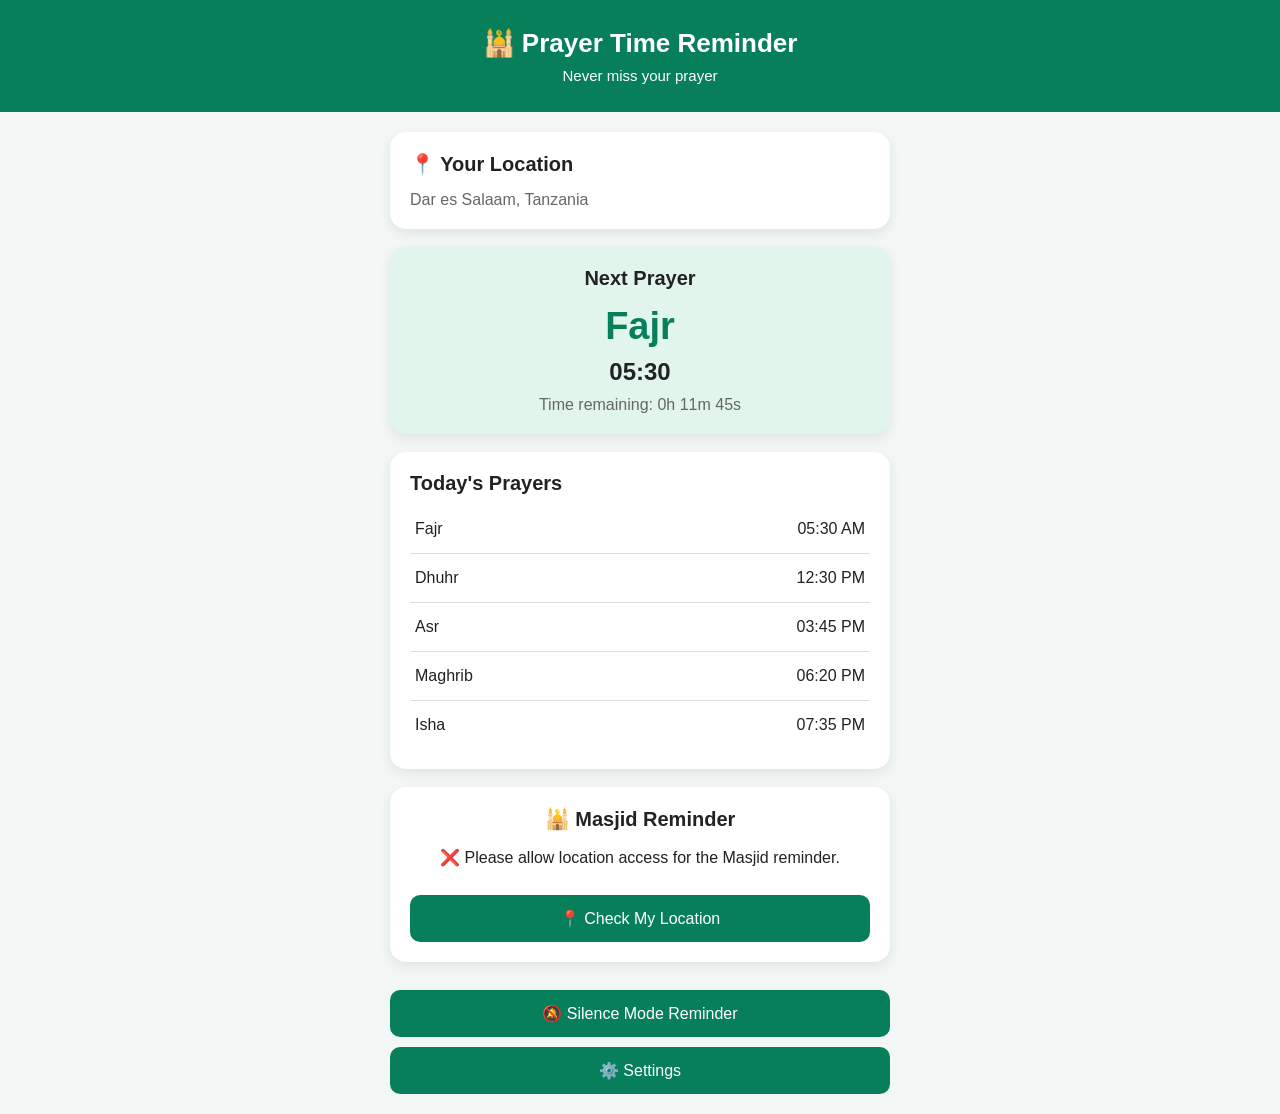
<file: index.html>
<!DOCTYPE html>
<html lang="en">
<head>
    <meta charset="UTF-8">
    <meta name="viewport" content="width=device-width, initial-scale=1.0">
    <title>Prayer Time Reminder</title>
    <link rel="stylesheet" href="style.css">
</head>

<body>

    <header>
        <h1>🕌 Prayer Time Reminder</h1>
        <p>Never miss your prayer</p>
    </header>

    <main>
        <section class="location">
            <h2>📍 Your Location</h2>
            <p>Dar es Salaam, Tanzania</p>
        </section>

        <section class="next-prayer">
            <h2>Next Prayer</h2>
            <h1 id="nextPrayer">Fajr</h1>
            <p id="prayerTime">05:30 AM</p>
            <p id="countdown">Time remaining: --:--:--</p>
        </section>

        <section class="prayers">
            <h2>Today's Prayers</h2>

            <div class="prayer">
                <span>Fajr</span>
                <span>05:30 AM</span>
            </div>

            <div class="prayer">
                <span>Dhuhr</span>
                <span>12:30 PM</span>
            </div>

            <div class="prayer">
                <span>Asr</span>
                <span>03:45 PM</span>
            </div>

            <div class="prayer">
                <span>Maghrib</span>
                <span>06:20 PM</span>
            </div>

            <div class="prayer">
                <span>Isha</span>
                <span>07:35 PM</span>
            </div>
        </section>
<section class="masjid-section">
    <h2>🕌 Masjid Reminder</h2>

    <p id="locationStatus">
        Checking your location...
    </p>

    <button id="locationButton">
        📍 Check My Location
    </button>
</section>
        <button id="silenceButton">
            🔕 Silence Mode Reminder
        </button>
        <button onclick="window.location.href='settings.html'">
    ⚙️ Settings
</button>
    </main>

    <script src="script.js"></script>

</body>
</html>
</file>
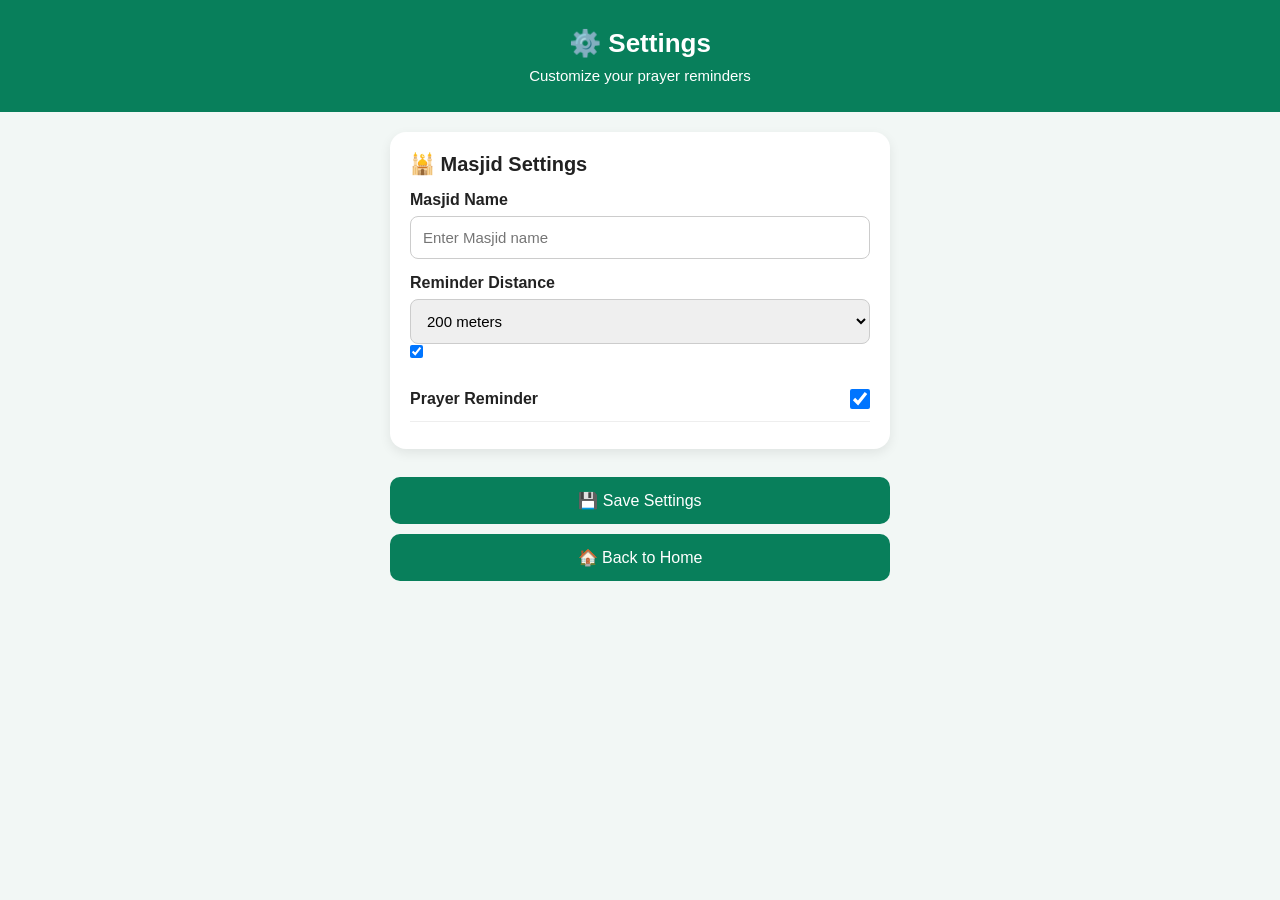
<file: settings.html>
<!DOCTYPE html>
<html lang="en">
<head>
    <meta charset="UTF-8">
    <meta name="viewport" content="width=device-width, initial-scale=1.0">
    <title>Settings - Prayer Reminder</title>
    <link rel="stylesheet" href="style.css">
</head>

<body>

<header>
    <h1>⚙️ Settings</h1>
    <p>Customize your prayer reminders</p>
</header>

<main>

    <section>
        <h2>🕌 Masjid Settings</h2>

        <label for="masjidName">Masjid Name</label>
        <input
            type="text"
            id="masjidName"
            placeholder="Enter Masjid name"
        >

        <label for="distance">Reminder Distance</label>

        <select id="distance">
            <option value="0.1">100 meters</option>
            <option value="0.2" selected>200 meters</option>
            <option value="0.5">500 meters</option>
            <option value="1">1 kilometer</option>
        >

    </section>

    <section>

        <h2>🔔 Notifications</h2>

        <label class="setting">
            <span>Masjid Reminder</span>
            <input type="checkbox" id="masjidReminder" checked>
        </label>

        <label class="setting">
            <span>Prayer Reminder</span>
            <input type="checkbox" id="prayerReminder" checked>
        </label>

    </section>

    <button id="saveSettings">
        💾 Save Settings
    </button>

    <button onclick="window.location.href='index.html'">
        🏠 Back to Home
    </button>

</main>

<script src="settings.js"></script>

</body>
</html>
</file>
<file: style.css>
* {
    margin: 0;
    padding: 0;
    box-sizing: border-box;
}

body {
    font-family: Arial, sans-serif;
    background: #f2f7f5;
    color: #222;
    min-height: 100vh;
}

header {
    background: #087f5b;
    color: white;
    text-align: center;
    padding: 28px 15px;
}

header h1 {
    font-size: 26px;
    margin-bottom: 8px;
}

header p {
    font-size: 15px;
}

main {
    width: 92%;
    max-width: 500px;
    margin: 20px auto;
}

section {
    background: white;
    border-radius: 16px;
    padding: 20px;
    margin-bottom: 18px;
    box-shadow: 0 4px 12px rgba(0, 0, 0, 0.08);
}

section h2 {
    margin-bottom: 15px;
    font-size: 20px;
}

.location p {
    color: #666;
}

.next-prayer {
    text-align: center;
    background: #e1f5ec;
}

.next-prayer h1 {
    color: #087f5b;
    font-size: 38px;
    margin: 10px 0;
}

#prayerTime {
    font-size: 24px;
    font-weight: bold;
}

#countdown {
    margin-top: 10px;
    color: #666;
}

.prayers h2 {
    margin-bottom: 10px;
}

.prayer {
    display: flex;
    justify-content: space-between;
    padding: 15px 5px;
    border-bottom: 1px solid #ddd;
}

.prayer:last-child {
    border-bottom: none;
}

.masjid-section {
    text-align: center;
}

#locationStatus {
    margin-bottom: 15px;
    line-height: 1.5;
}

button {
    width: 100%;
    padding: 14px;
    margin-top: 10px;
    border: none;
    border-radius: 10px;
    background: #087f5b;
    color: white;
    font-size: 16px;
    cursor: pointer;
}

button:hover {
    background: #066b4d;
}

/* Settings */

label {
    display: block;
    margin-top: 15px;
    margin-bottom: 7px;
    font-weight: bold;
}

input[type="text"],
select {
    width: 100%;
    padding: 12px;
    border: 1px solid #ccc;
    border-radius: 8px;
    font-size: 15px;
}

.setting {
    display: flex;
    justify-content: space-between;
    align-items: center;
    padding: 12px 0;
    border-bottom: 1px solid #eee;
}

.setting input {
    width: 20px;
    height: 20px;
}

/* Mobile */

@media (max-width: 480px) {

    header h1 {
        font-size: 22px;
    }

    main {
        width: 94%;
    }

    section {
        padding: 17px;
    }

    .next-prayer h1 {
        font-size: 32px;
    }

    #prayerTime {
        font-size: 21px;
    }
}
</file>
